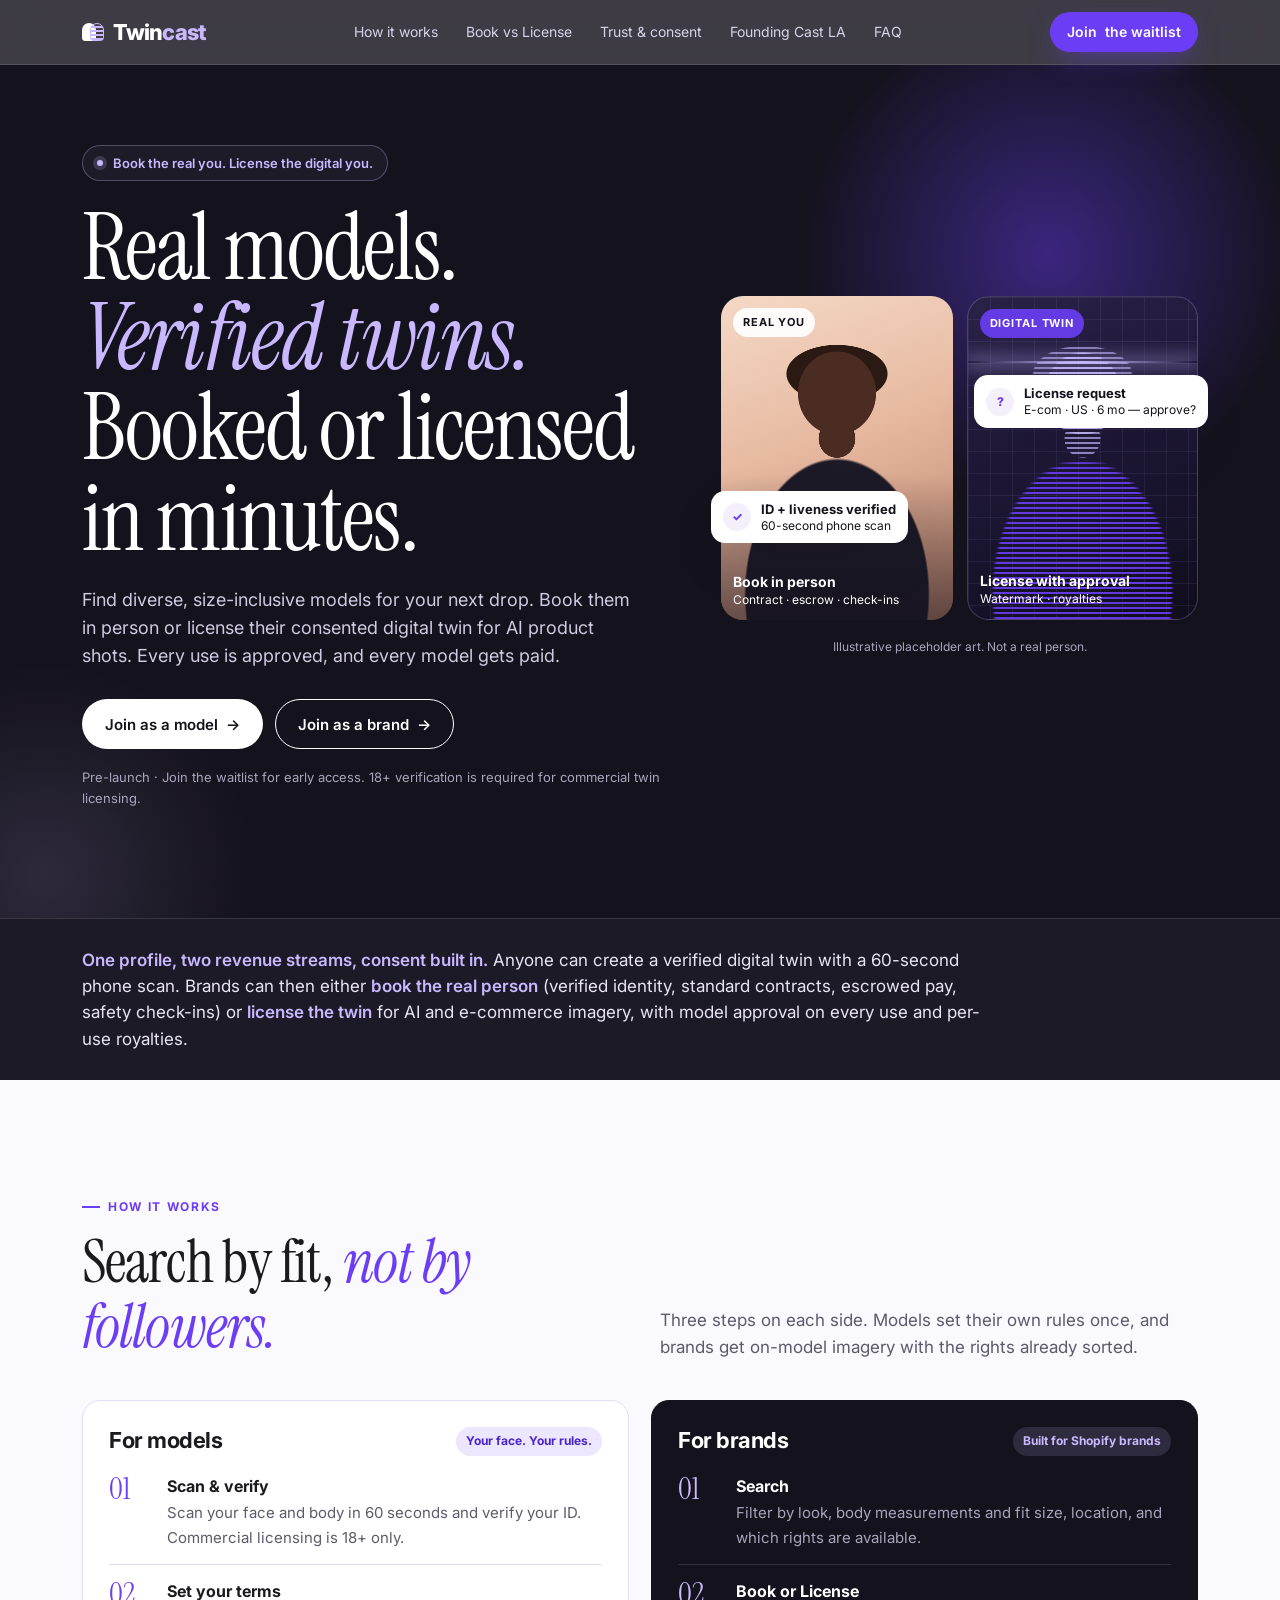
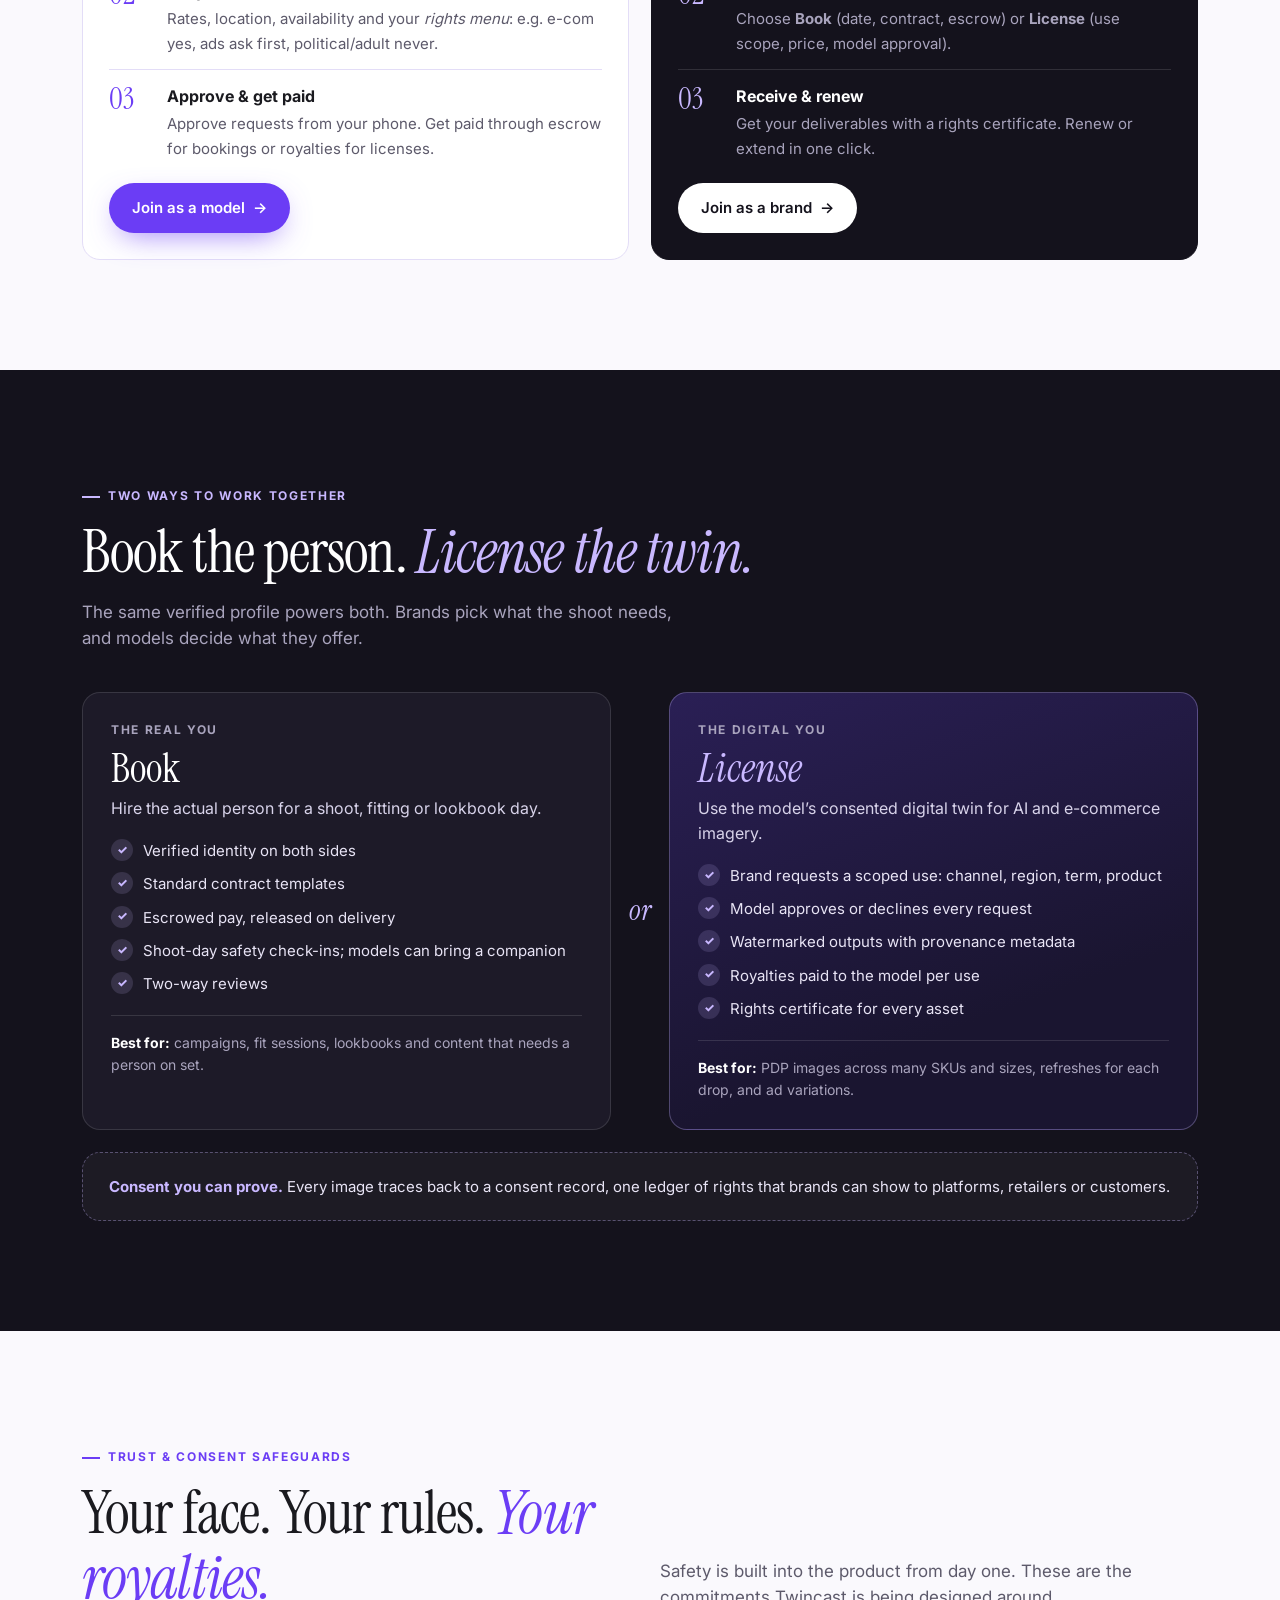
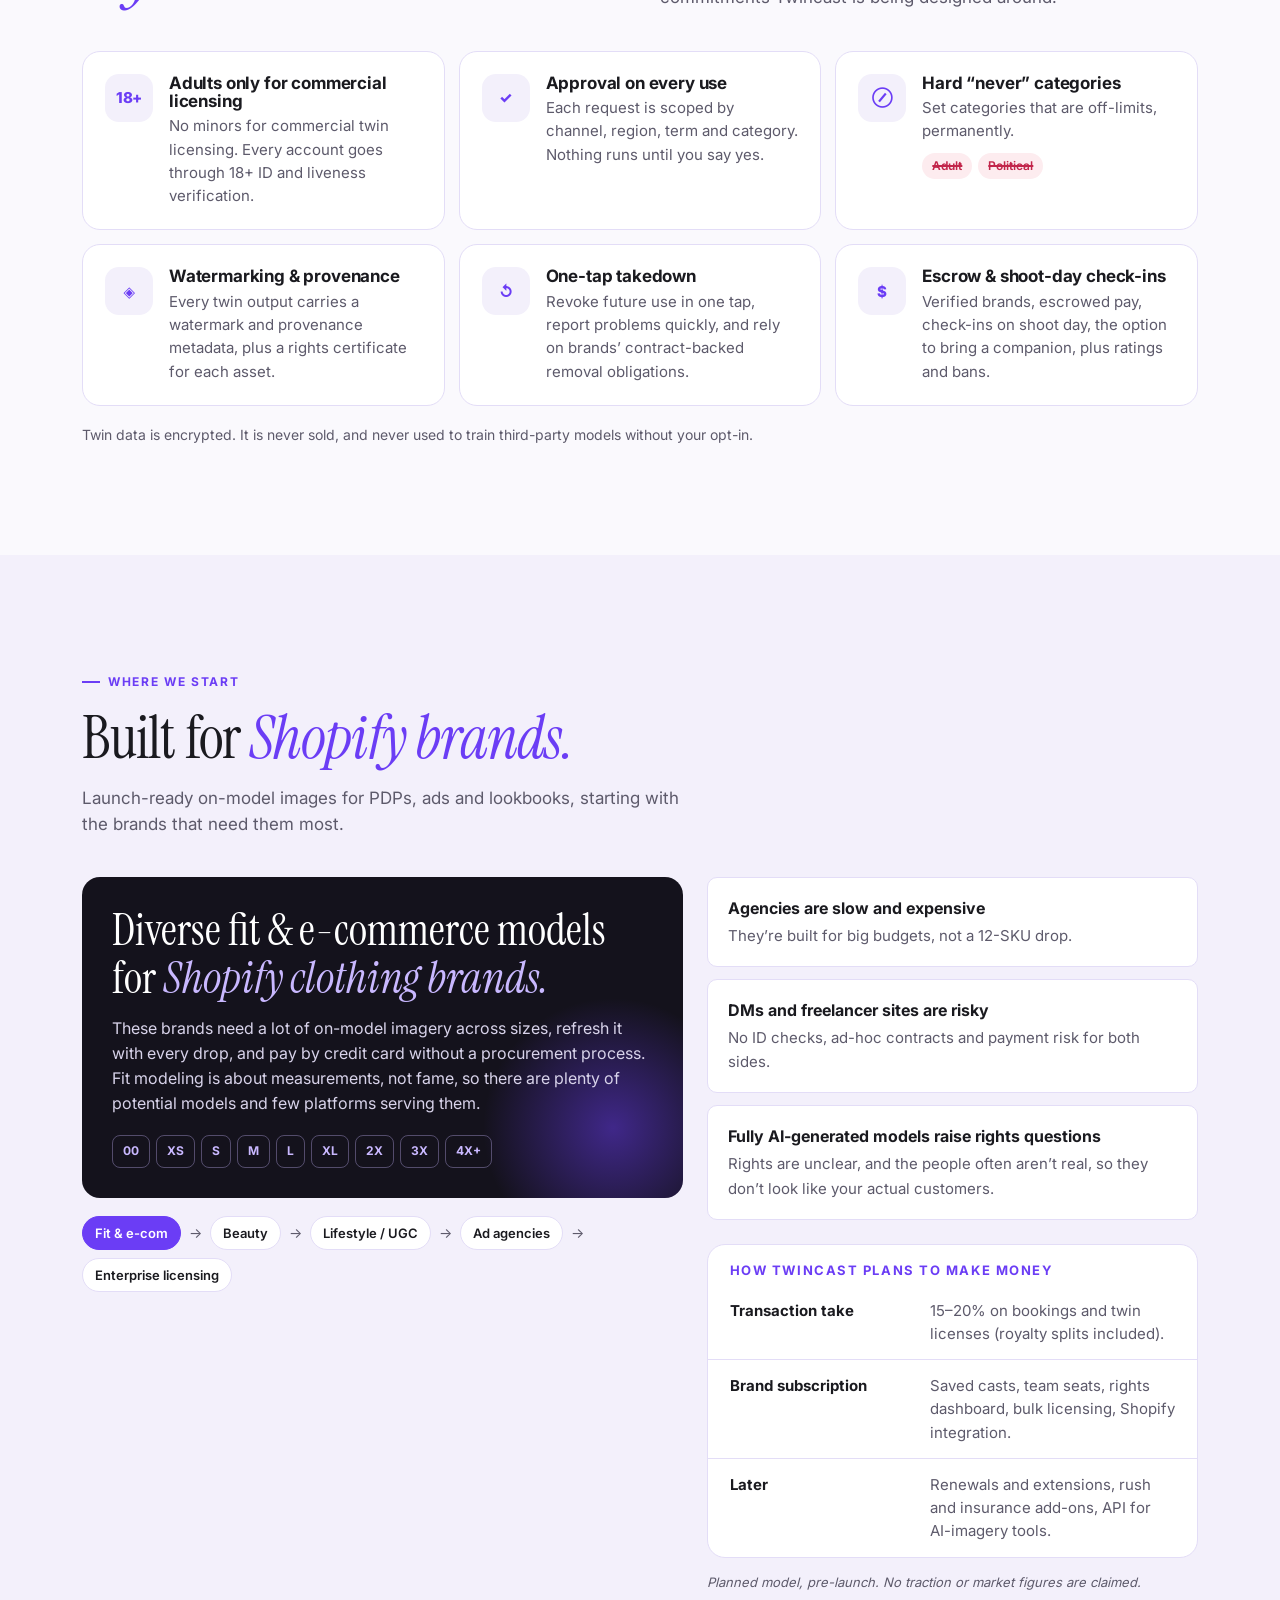
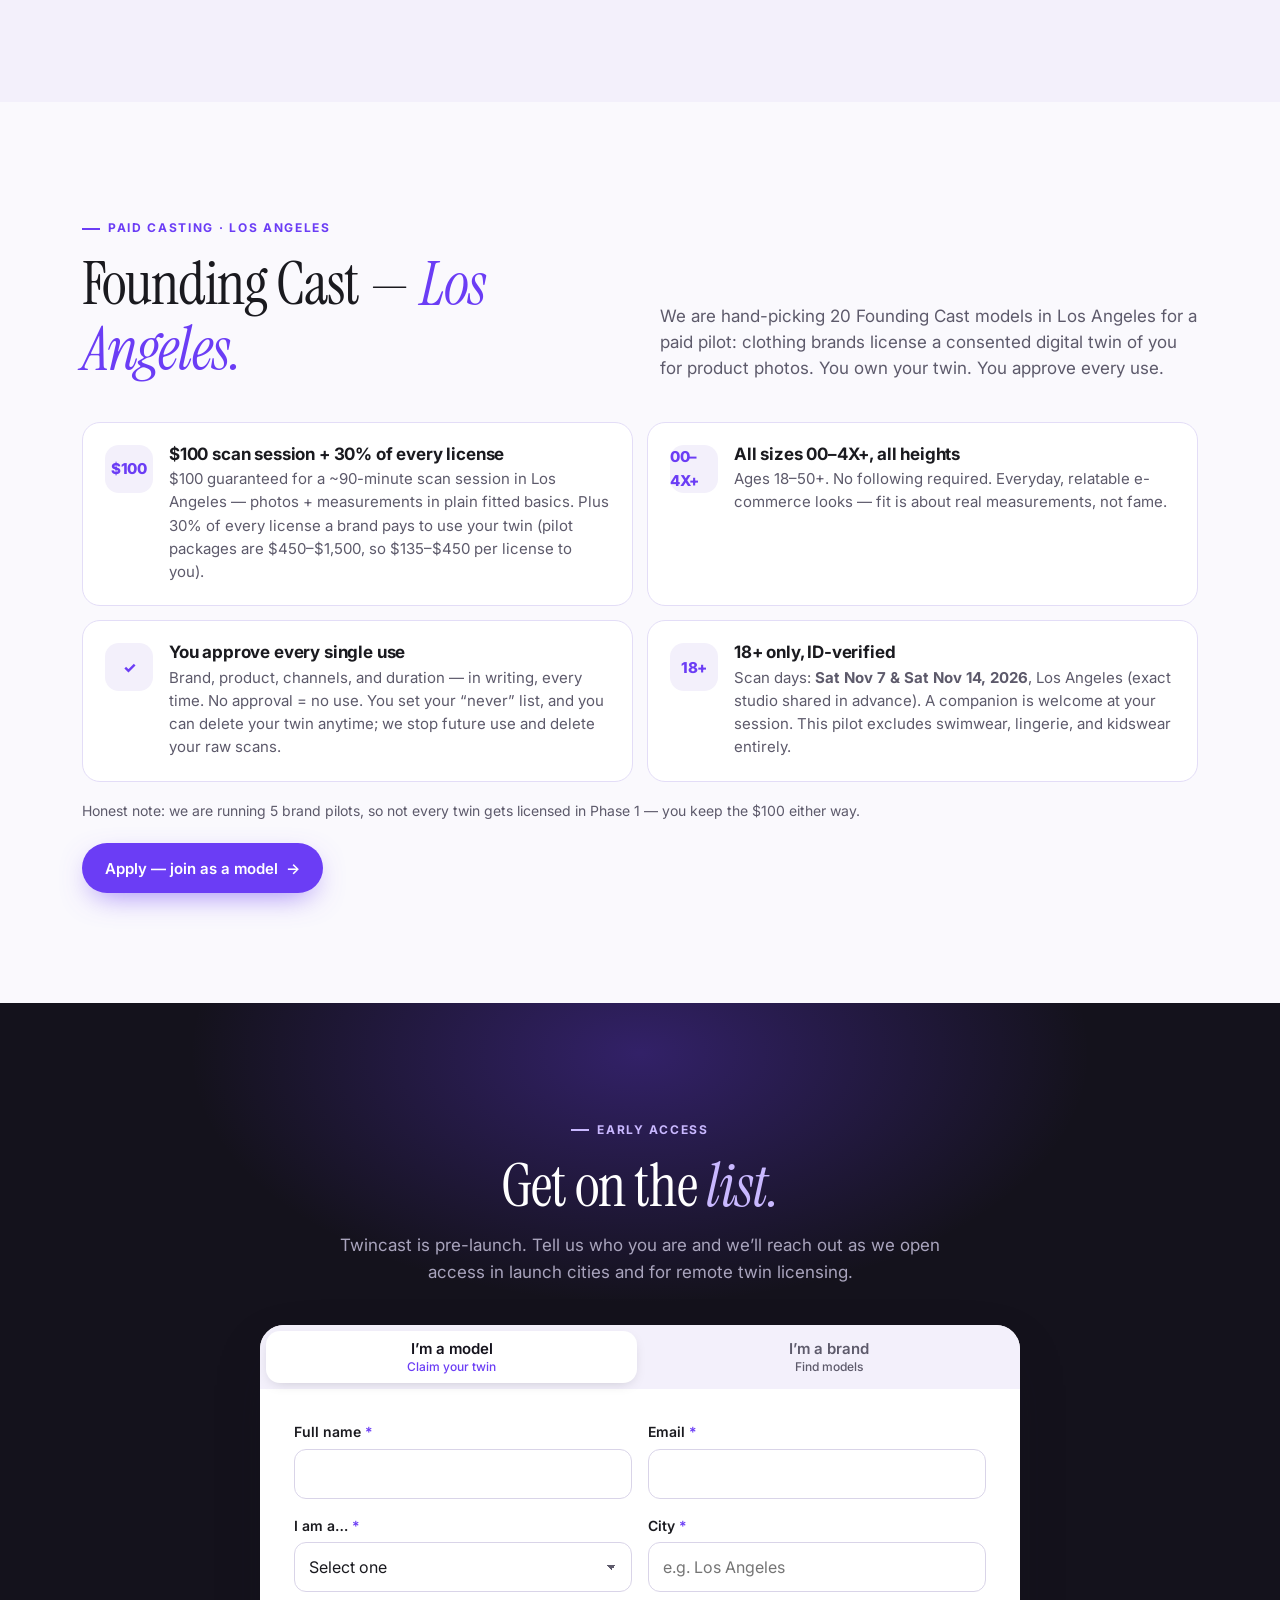
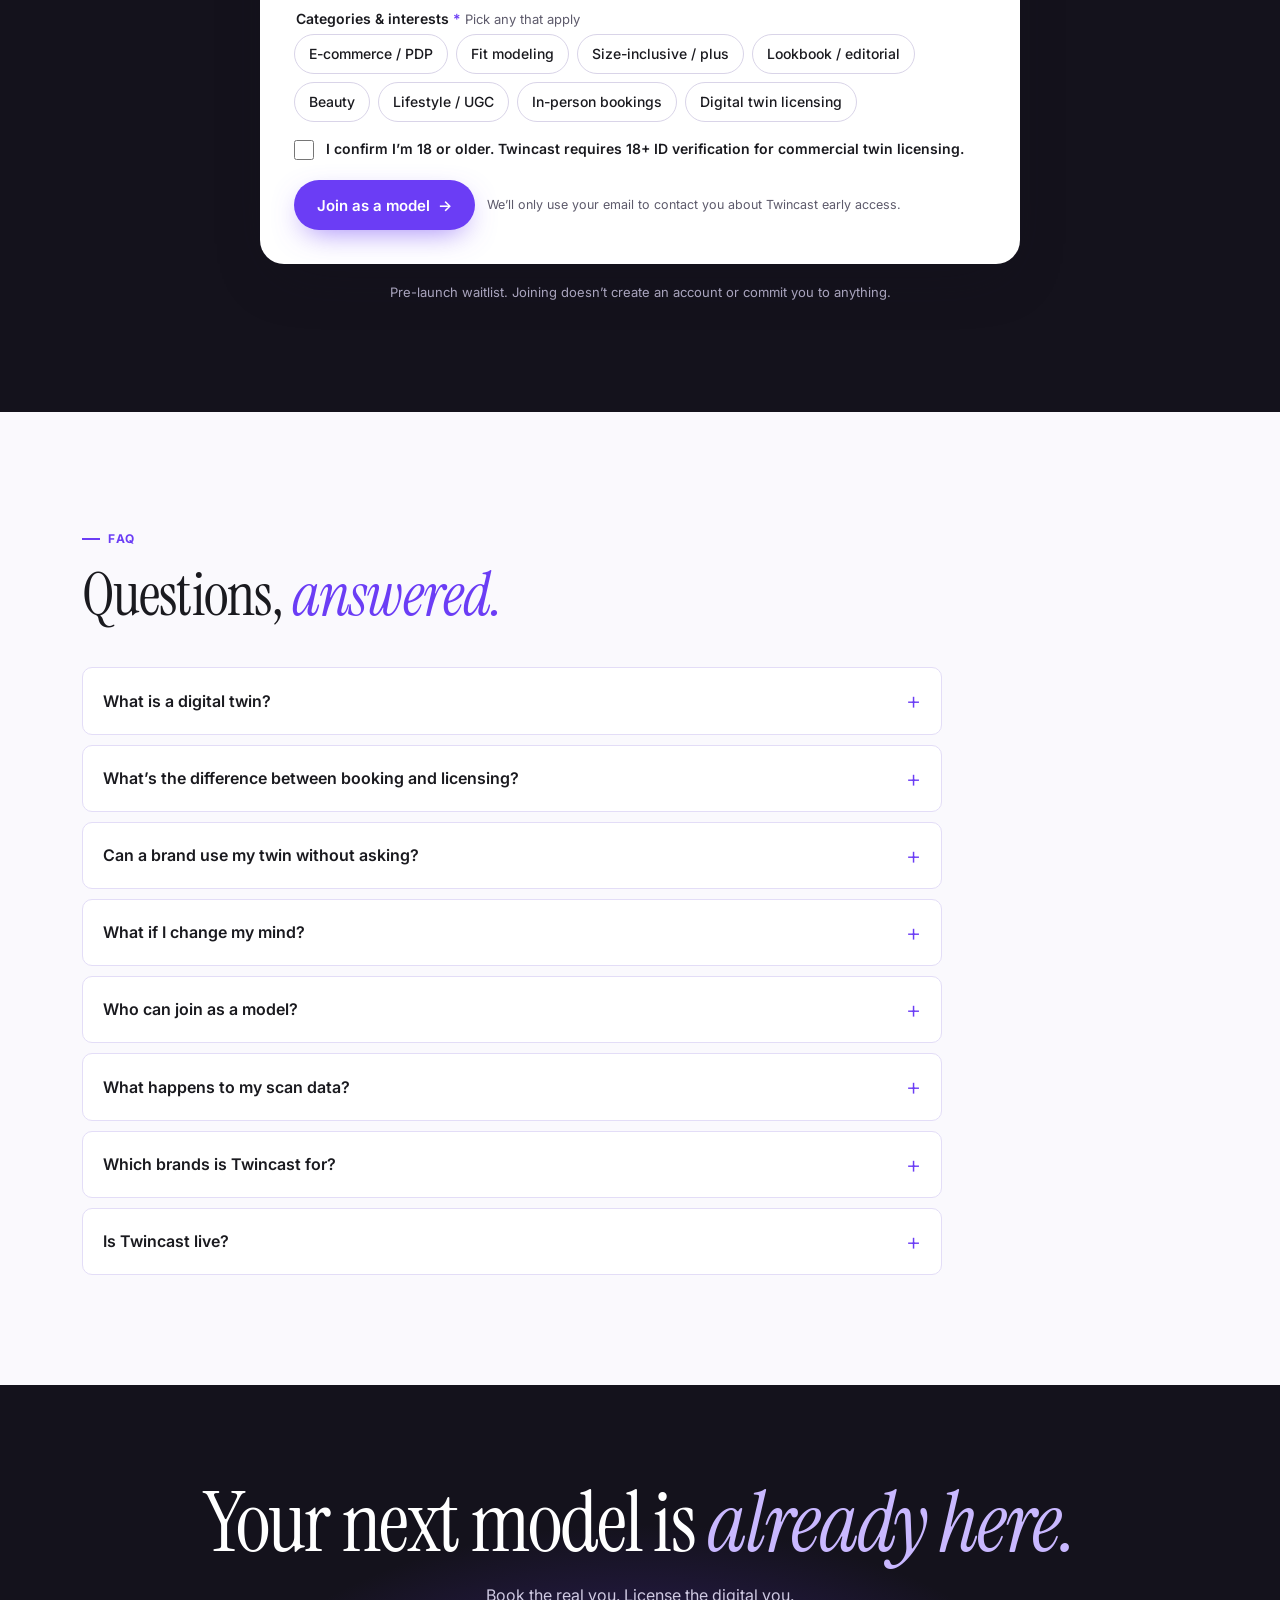
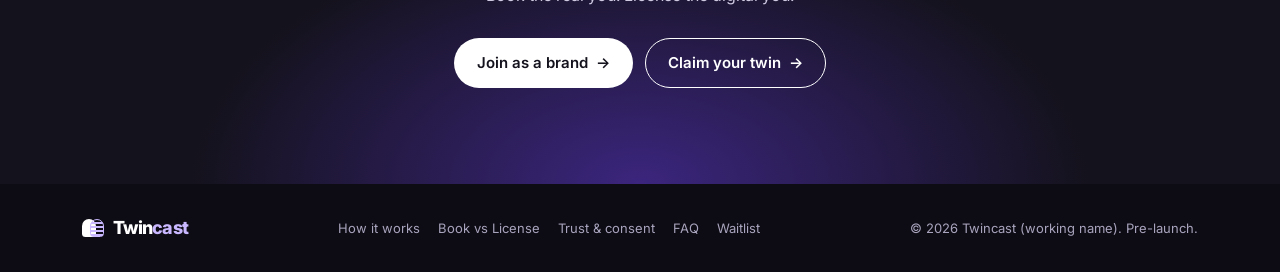
<file: index.html>
<!DOCTYPE html>
<html lang="en">
<head>
  <meta charset="utf-8">
  <meta name="viewport" content="width=device-width, initial-scale=1, viewport-fit=cover">
  <title>Twincast — Book the real you. License the digital you.</title>
  <meta name="description" content="Twincast is the verified marketplace for human models and their consented digital twins. Book the real person or license their digital twin — every use approved, every model paid. Join the waitlist.">
  <meta name="theme-color" content="#14121c">
  <meta property="og:title" content="Twincast — Book the real you. License the digital you.">
  <meta property="og:description" content="Real models. Verified twins. Booked or licensed in minutes. Join the waitlist.">
  <meta property="og:type" content="website">
  <link rel="icon" href="data:image/svg+xml,%3Csvg xmlns='http://www.w3.org/2000/svg' viewBox='0 0 32 32'%3E%3Crect width='32' height='32' rx='8' fill='%2314121c'/%3E%3Crect x='6' y='7' width='11' height='17' rx='5' fill='%23fff'/%3E%3Crect x='14' y='7' width='11' height='17' rx='5' fill='none' stroke='%23c9b8ff' stroke-width='2'/%3E%3C/svg%3E">
  <link rel="stylesheet" href="styles.css">
  <script>document.documentElement.classList.add('js');</script>
</head>
<body>
<a class="skip" href="#main">Skip to content</a>

<header class="site-header">
  <div class="wrap">
    <a class="logo" href="#top" aria-label="Twincast home"><span class="logo-mark" aria-hidden="true"></span><span class="wm">Twin<span>cast</span></span></a>
    <nav class="nav" aria-label="Primary">
      <a href="#how">How it works</a>
      <a href="#book-license">Book vs License</a>
      <a href="#trust">Trust &amp; consent</a>
      <a href="#casting">Founding Cast LA</a>
      <a href="#faq">FAQ</a>
    </nav>
    <a class="btn btn-primary header-cta" href="#join" data-join="model">Join<span class="hide-sm"> the waitlist</span></a>
  </div>
</header>

<main id="main">

  <!-- ============ HERO ============ -->
  <section class="hero" id="top" aria-labelledby="hero-title">
    <div class="wrap">
      <div>
        <p class="tagline"><span class="dot" aria-hidden="true"></span>Book the real you. License the digital you.</p>
        <h1 id="hero-title"><span class="line">Real models.</span><span class="line"><em>Verified twins.</em></span><span class="line">Booked or licensed in minutes.</span></h1>
        <p class="sub">Find diverse, size-inclusive models for your next drop. Book them in person or license their consented digital twin for AI product shots. Every use is approved, and every model gets paid.</p>
        <div class="hero-ctas">
          <a class="btn btn-light" href="#join" data-join="model">Join as a model <span class="arrow" aria-hidden="true">→</span></a>
          <a class="btn btn-ghost" href="#join" data-join="brand">Join as a brand <span class="arrow" aria-hidden="true">→</span></a>
        </div>
        <p class="hero-note">Pre-launch · Join the waitlist for early access. 18+ verification is required for commercial twin licensing.</p>
      </div>

      <div class="twin-stage" role="img" aria-label="Illustration: a real model's portrait beside their verified digital twin, shown as a violet scan. Badges read 'ID + liveness verified' and 'License request: approve or decline'.">
        <div class="portrait real">
          <div class="fig"></div>
          <span class="chip">Real you</span>
          <p class="cap"><b>Book in person</b>Contract · escrow · check-ins</p>
        </div>
        <div class="portrait twin">
          <div class="fig"></div>
          <div class="scan"></div>
          <span class="chip">Digital twin</span>
          <p class="cap"><b>License with approval</b>Watermark · royalties</p>
        </div>
        <div class="badge-float badge-1" aria-hidden="true"><span class="ic">✓</span><span><b>ID + liveness verified</b>60-second phone scan</span></div>
        <div class="badge-float badge-2" aria-hidden="true"><span class="ic">?</span><span><b>License request</b>E-com · US · 6 mo — approve?</span></div>
        <p class="stage-caption" aria-hidden="true">Illustrative placeholder art. Not a real person.</p>
      </div>
    </div>
  </section>

  <!-- ============ THESIS STRIP ============ -->
  <div class="thesis">
    <div class="wrap">
      <p><b>One profile, two revenue streams, consent built in.</b> Anyone can create a verified digital twin with a 60-second phone scan. Brands can then either <b>book the real person</b> (verified identity, standard contracts, escrowed pay, safety check-ins) or <b>license the twin</b> for AI and e-commerce imagery, with model approval on every use and per-use royalties.</p>
    </div>
  </div>

  <!-- ============ HOW IT WORKS ============ -->
  <section id="how" aria-labelledby="how-title">
    <div class="wrap">
      <div class="section-head split reveal">
        <div>
          <span class="eyebrow">How it works</span>
          <h2 class="section-title" id="how-title">Search by fit, <em>not by followers.</em></h2>
        </div>
        <p class="lede">Three steps on each side. Models set their own rules once, and brands get on-model imagery with the rights already sorted.</p>
      </div>

      <div class="how-grid">
        <article class="track reveal" aria-labelledby="t-models">
          <div class="track-head"><h3 id="t-models">For models</h3><span class="pill">Your face. Your rules.</span></div>
          <ol class="steps">
            <li><div><b>Scan &amp; verify</b><span>Scan your face and body in 60 seconds and verify your ID. Commercial licensing is 18+ only.</span></div></li>
            <li><div><b>Set your terms</b><span>Rates, location, availability and your <em>rights menu</em>: e.g. e-com yes, ads ask first, political/adult never.</span></div></li>
            <li><div><b>Approve &amp; get paid</b><span>Approve requests from your phone. Get paid through escrow for bookings or royalties for licenses.</span></div></li>
          </ol>
          <a class="btn btn-primary track-cta" href="#join" data-join="model">Join as a model <span class="arrow" aria-hidden="true">→</span></a>
        </article>

        <article class="track brand reveal" aria-labelledby="t-brands">
          <div class="track-head"><h3 id="t-brands">For brands</h3><span class="pill">Built for Shopify brands</span></div>
          <ol class="steps">
            <li><div><b>Search</b><span>Filter by look, body measurements and fit size, location, and which rights are available.</span></div></li>
            <li><div><b>Book or License</b><span>Choose <strong>Book</strong> (date, contract, escrow) or <strong>License</strong> (use scope, price, model approval).</span></div></li>
            <li><div><b>Receive &amp; renew</b><span>Get your deliverables with a rights certificate. Renew or extend in one click.</span></div></li>
          </ol>
          <a class="btn btn-light track-cta" href="#join" data-join="brand">Join as a brand <span class="arrow" aria-hidden="true">→</span></a>
        </article>
      </div>
    </div>
  </section>

  <!-- ============ BOOK VS LICENSE ============ -->
  <section class="dark" id="book-license" aria-labelledby="bl-title">
    <div class="wrap">
      <div class="section-head reveal">
        <span class="eyebrow">Two ways to work together</span>
        <h2 class="section-title" id="bl-title">Book the person. <em>License the twin.</em></h2>
        <p class="lede">The same verified profile powers both. Brands pick what the shoot needs, and models decide what they offer.</p>
      </div>

      <div class="bl-grid">
        <article class="bl-card reveal" aria-labelledby="book-h">
          <p class="kicker">The real you</p>
          <h3 id="book-h">Book</h3>
          <p class="what">Hire the actual person for a shoot, fitting or lookbook day.</p>
          <ul>
            <li>Verified identity on both sides</li>
            <li>Standard contract templates</li>
            <li>Escrowed pay, released on delivery</li>
            <li>Shoot-day safety check-ins; models can bring a companion</li>
            <li>Two-way reviews</li>
          </ul>
          <p class="best"><b>Best for:</b> campaigns, fit sessions, lookbooks and content that needs a person on set.</p>
        </article>

        <div class="bl-vs" aria-hidden="true">or</div>

        <article class="bl-card license reveal" aria-labelledby="lic-h">
          <p class="kicker">The digital you</p>
          <h3 id="lic-h"><em>License</em></h3>
          <p class="what">Use the model’s consented digital twin for AI and e-commerce imagery.</p>
          <ul>
            <li>Brand requests a scoped use: channel, region, term, product</li>
            <li>Model approves or declines every request</li>
            <li>Watermarked outputs with provenance metadata</li>
            <li>Royalties paid to the model per use</li>
            <li>Rights certificate for every asset</li>
          </ul>
          <p class="best"><b>Best for:</b> PDP images across many SKUs and sizes, refreshes for each drop, and ad variations.</p>
        </article>
      </div>

      <p class="ledger reveal"><b>Consent you can prove.</b> Every image traces back to a consent record, one ledger of rights that brands can show to platforms, retailers or customers.</p>
    </div>
  </section>

  <!-- ============ TRUST & CONSENT ============ -->
  <section id="trust" aria-labelledby="trust-title">
    <div class="wrap">
      <div class="section-head split reveal">
        <div>
          <span class="eyebrow">Trust &amp; consent safeguards</span>
          <h2 class="section-title" id="trust-title">Your face. Your rules. <em>Your royalties.</em></h2>
        </div>
        <p class="lede">Safety is built into the product from day one. These are the commitments Twincast is being designed around.</p>
      </div>

      <div class="trust-grid">
        <article class="trust-card reveal">
          <div class="trust-ic" aria-hidden="true">18+</div>
          <div><h3>Adults only for commercial licensing</h3><p>No minors for commercial twin licensing. Every account goes through 18+ ID and liveness verification.</p></div>
        </article>
        <article class="trust-card reveal">
          <div class="trust-ic" aria-hidden="true">✓</div>
          <div><h3>Approval on every use</h3><p>Each request is scoped by channel, region, term and category. Nothing runs until you say yes.</p></div>
        </article>
        <article class="trust-card reveal">
          <div class="trust-ic" aria-hidden="true">⊘</div>
          <div><h3>Hard “never” categories</h3><p>Set categories that are off-limits, permanently.</p>
            <div class="never-row" aria-label="Example never categories"><span class="never">Adult</span><span class="never">Political</span></div></div>
        </article>
        <article class="trust-card reveal">
          <div class="trust-ic" aria-hidden="true">◈</div>
          <div><h3>Watermarking &amp; provenance</h3><p>Every twin output carries a watermark and provenance metadata, plus a rights certificate for each asset.</p></div>
        </article>
        <article class="trust-card reveal">
          <div class="trust-ic" aria-hidden="true">↺</div>
          <div><h3>One-tap takedown</h3><p>Revoke future use in one tap, report problems quickly, and rely on brands’ contract-backed removal obligations.</p></div>
        </article>
        <article class="trust-card reveal">
          <div class="trust-ic" aria-hidden="true">$</div>
          <div><h3>Escrow &amp; shoot-day check-ins</h3><p>Verified brands, escrowed pay, check-ins on shoot day, the option to bring a companion, plus ratings and bans.</p></div>
        </article>
      </div>
      <p class="trust-foot reveal">Twin data is encrypted. It is never sold, and never used to train third-party models without your opt-in.</p>
    </div>
  </section>

  <!-- ============ WEDGE / BUSINESS SNAPSHOT ============ -->
  <section class="tint" id="wedge" aria-labelledby="wedge-title">
    <div class="wrap">
      <div class="section-head reveal">
        <span class="eyebrow">Where we start</span>
        <h2 class="section-title" id="wedge-title">Built for <em>Shopify brands.</em></h2>
        <p class="lede">Launch-ready on-model images for PDPs, ads and lookbooks, starting with the brands that need them most.</p>
      </div>

      <div class="wedge-grid">
        <div>
          <div class="wedge-hero reveal">
            <h3>Diverse fit &amp; e-commerce models for <em>Shopify clothing brands.</em></h3>
            <p>These brands need a lot of on-model imagery across sizes, refresh it with every drop, and pay by credit card without a procurement process. Fit modeling is about measurements, not fame, so there are plenty of potential models and few platforms serving them.</p>
            <div class="sizes" aria-label="Size-inclusive range from 00 to 4X and up"><span>00</span><span>XS</span><span>S</span><span>M</span><span>L</span><span>XL</span><span>2X</span><span>3X</span><span>4X+</span></div>
          </div>
          <div class="expand reveal" aria-label="Expansion path">
            <span class="step now">Fit &amp; e-com</span><span aria-hidden="true">→</span><span class="step">Beauty</span><span aria-hidden="true">→</span><span class="step">Lifestyle / UGC</span><span aria-hidden="true">→</span><span class="step">Ad agencies</span><span aria-hidden="true">→</span><span class="step">Enterprise licensing</span>
          </div>
        </div>

        <div>
          <div class="why-list">
            <div class="why-item reveal"><b>Agencies are slow and expensive</b><span>They’re built for big budgets, not a 12-SKU drop.</span></div>
            <div class="why-item reveal"><b>DMs and freelancer sites are risky</b><span>No ID checks, ad-hoc contracts and payment risk for both sides.</span></div>
            <div class="why-item reveal"><b>Fully AI-generated models raise rights questions</b><span>Rights are unclear, and the people often aren’t real, so they don’t look like your actual customers.</span></div>
          </div>
          <div class="model-table reveal">
            <h3>How Twincast plans to make money</h3>
            <div class="model-row"><b>Transaction take</b><span>15–20% on bookings and twin licenses (royalty splits included).</span></div>
            <div class="model-row"><b>Brand subscription</b><span>Saved casts, team seats, rights dashboard, bulk licensing, Shopify integration.</span></div>
            <div class="model-row"><b>Later</b><span>Renewals and extensions, rush and insurance add-ons, API for AI-imagery tools.</span></div>
          </div>
          <p class="disclaimer">Planned model, pre-launch. No traction or market figures are claimed.</p>
        </div>
      </div>
    </div>
  </section>

  <!-- ============ FOUNDING CAST — LOS ANGELES ============ -->
  <section id="casting" aria-labelledby="casting-title">
    <div class="wrap">
      <div class="section-head split reveal">
        <div>
          <span class="eyebrow">Paid casting · Los Angeles</span>
          <h2 class="section-title" id="casting-title">Founding Cast — <em>Los Angeles.</em></h2>
        </div>
        <p class="lede">We are hand-picking 20 Founding Cast models in Los Angeles for a paid pilot: clothing brands license a consented digital twin of you for product photos. You own your twin. You approve every use.</p>
      </div>
      <div class="cast-grid">
        <article class="trust-card reveal"><div class="trust-ic" aria-hidden="true">$100</div><div><h3>$100 scan session + 30% of every license</h3><p>$100 guaranteed for a ~90-minute scan session in Los Angeles — photos + measurements in plain fitted basics. Plus 30% of every license a brand pays to use your twin (pilot packages are $450–$1,500, so $135–$450 per license to you).</p></div></article>
        <article class="trust-card reveal"><div class="trust-ic" aria-hidden="true">00–4X+</div><div><h3>All sizes 00–4X+, all heights</h3><p>Ages 18–50+. No following required. Everyday, relatable e-commerce looks — fit is about real measurements, not fame.</p></div></article>
        <article class="trust-card reveal"><div class="trust-ic" aria-hidden="true">✓</div><div><h3>You approve every single use</h3><p>Brand, product, channels, and duration — in writing, every time. No approval = no use. You set your “never” list, and you can delete your twin anytime; we stop future use and delete your raw scans.</p></div></article>
        <article class="trust-card reveal"><div class="trust-ic" aria-hidden="true">18+</div><div><h3>18+ only, ID-verified</h3><p>Scan days: <b>Sat Nov 7 &amp; Sat Nov 14, 2026</b>, Los Angeles (exact studio shared in advance). A companion is welcome at your session. This pilot excludes swimwear, lingerie, and kidswear entirely.</p></div></article>
      </div>
      <p class="trust-foot reveal">Honest note: we are running 5 brand pilots, so not every twin gets licensed in Phase 1 — you keep the $100 either way.</p>
      <div class="reveal" style="margin-top:22px"><a class="btn btn-primary" href="#join" data-join="model">Apply — join as a model <span class="arrow" aria-hidden="true">→</span></a></div>
    </div>
  </section>

  <!-- ============ WAITLIST ============ -->
  <section class="waitlist dark" id="join" aria-labelledby="join-title">
    <div class="wrap">
      <div class="section-head reveal" style="text-align:center">
        <span class="eyebrow">Early access</span>
        <h2 class="section-title" id="join-title">Get on the <em>list.</em></h2>
        <p class="lede" style="margin-left:auto;margin-right:auto">Twincast is pre-launch. Tell us who you are and we’ll reach out as we open access in launch cities and for remote twin licensing.</p>
      </div>

      <div class="wl-shell">
        <div class="tabs" role="tablist" aria-label="Choose waitlist type">
          <button class="tab" role="tab" id="tab-model" aria-controls="panel-model" aria-selected="true">I’m a model<small>Claim your twin</small></button>
          <button class="tab" role="tab" id="tab-brand" aria-controls="panel-brand" aria-selected="false" tabindex="-1">I’m a brand<small>Find models</small></button>
        </div>

        <!-- MODEL FORM -->
        <div class="panel" role="tabpanel" id="panel-model" aria-labelledby="tab-model">
          <form class="wl-form" data-type="model" novalidate>
            <div class="form-grid two">
              <div class="field">
                <label for="m-name">Full name <span class="req" aria-hidden="true">*</span></label>
                <input type="text" id="m-name" name="name" autocomplete="name" required aria-describedby="m-name-err">
                <p class="error" id="m-name-err" aria-live="polite"></p>
              </div>
              <div class="field">
                <label for="m-email">Email <span class="req" aria-hidden="true">*</span></label>
                <input type="email" id="m-email" name="email" autocomplete="email" inputmode="email" required aria-describedby="m-email-err">
                <p class="error" id="m-email-err" aria-live="polite"></p>
              </div>
              <div class="field">
                <label for="m-role">I am a… <span class="req" aria-hidden="true">*</span></label>
                <select id="m-role" name="role" required aria-describedby="m-role-err">
                  <option value="">Select one</option>
                  <option>New to modeling</option>
                  <option>Freelance / independent model</option>
                  <option>Agency-represented model</option>
                  <option>Fit model</option>
                  <option>Creator / influencer</option>
                  <option>Actor / performer</option>
                </select>
                <p class="error" id="m-role-err" aria-live="polite"></p>
              </div>
              <div class="field">
                <label for="m-city">City <span class="req" aria-hidden="true">*</span></label>
                <input type="text" id="m-city" name="city" autocomplete="address-level2" required placeholder="e.g. Los Angeles" aria-describedby="m-city-err">
                <p class="error" id="m-city-err" aria-live="polite"></p>
              </div>
              <fieldset class="field full" id="m-cats" aria-describedby="m-cats-err">
                <legend>Categories &amp; interests <span class="req" aria-hidden="true">*</span> <span class="hint">Pick any that apply</span></legend>
                <div class="checks">
                  <label class="check"><input type="checkbox" name="interests" value="E-commerce / PDP"><span>E-commerce / PDP</span></label>
                  <label class="check"><input type="checkbox" name="interests" value="Fit modeling"><span>Fit modeling</span></label>
                  <label class="check"><input type="checkbox" name="interests" value="Size-inclusive / plus"><span>Size-inclusive / plus</span></label>
                  <label class="check"><input type="checkbox" name="interests" value="Lookbook / editorial"><span>Lookbook / editorial</span></label>
                  <label class="check"><input type="checkbox" name="interests" value="Beauty"><span>Beauty</span></label>
                  <label class="check"><input type="checkbox" name="interests" value="Lifestyle / UGC"><span>Lifestyle / UGC</span></label>
                  <label class="check"><input type="checkbox" name="interests" value="In-person bookings"><span>In-person bookings</span></label>
                  <label class="check"><input type="checkbox" name="interests" value="Digital twin licensing"><span>Digital twin licensing</span></label>
                </div>
                <p class="error" id="m-cats-err" aria-live="polite"></p>
              </fieldset>
              <div class="field full">
                <label class="agree" for="m-age"><input type="checkbox" id="m-age" name="age18" required aria-describedby="m-age-err"><span>I confirm I’m 18 or older. Twincast requires 18+ ID verification for commercial twin licensing.</span></label>
                <p class="error" id="m-age-err" aria-live="polite"></p>
              </div>
            </div>
            <div class="submit-row" style="margin-top:20px">
              <button class="btn btn-primary" type="submit">Join as a model <span class="arrow" aria-hidden="true">→</span></button>
              <p class="fine">We’ll only use your email to contact you about Twincast early access.</p>
            </div>
            <p class="form-status" role="alert"></p>
          </form>
        </div>

        <!-- BRAND FORM -->
        <div class="panel" role="tabpanel" id="panel-brand" aria-labelledby="tab-brand" hidden>
          <form class="wl-form" data-type="brand" novalidate>
            <div class="form-grid two">
              <div class="field">
                <label for="b-name">Full name <span class="req" aria-hidden="true">*</span></label>
                <input type="text" id="b-name" name="name" autocomplete="name" required aria-describedby="b-name-err">
                <p class="error" id="b-name-err" aria-live="polite"></p>
              </div>
              <div class="field">
                <label for="b-email">Work email <span class="req" aria-hidden="true">*</span></label>
                <input type="email" id="b-email" name="email" autocomplete="email" inputmode="email" required aria-describedby="b-email-err">
                <p class="error" id="b-email-err" aria-live="polite"></p>
              </div>
              <div class="field">
                <label for="b-company">Company / brand <span class="req" aria-hidden="true">*</span></label>
                <input type="text" id="b-company" name="company" autocomplete="organization" required aria-describedby="b-company-err">
                <p class="error" id="b-company-err" aria-live="polite"></p>
              </div>
              <div class="field">
                <label for="b-role">Your role <span class="req" aria-hidden="true">*</span></label>
                <select id="b-role" name="role" required aria-describedby="b-role-err">
                  <option value="">Select one</option>
                  <option>Founder / owner</option>
                  <option>Marketing / growth</option>
                  <option>Creative / art director</option>
                  <option>E-commerce manager</option>
                  <option>Photographer / studio</option>
                  <option>Agency</option>
                  <option>Other</option>
                </select>
                <p class="error" id="b-role-err" aria-live="polite"></p>
              </div>
              <div class="field full">
                <label for="b-city">City <span class="req" aria-hidden="true">*</span></label>
                <input type="text" id="b-city" name="city" autocomplete="address-level2" required placeholder="Where you shoot, or HQ" aria-describedby="b-city-err">
                <p class="error" id="b-city-err" aria-live="polite"></p>
              </div>
              <fieldset class="field full" id="b-shoots" aria-describedby="b-shoots-err">
                <legend>What do you shoot? <span class="req" aria-hidden="true">*</span> <span class="hint">Pick any that apply</span></legend>
                <div class="checks">
                  <label class="check"><input type="checkbox" name="shoots" value="On-model PDP images"><span>On-model PDP images</span></label>
                  <label class="check"><input type="checkbox" name="shoots" value="Lookbooks / campaigns"><span>Lookbooks / campaigns</span></label>
                  <label class="check"><input type="checkbox" name="shoots" value="Paid social / ads"><span>Paid social / ads</span></label>
                  <label class="check"><input type="checkbox" name="shoots" value="Fit sessions"><span>Fit sessions</span></label>
                  <label class="check"><input type="checkbox" name="shoots" value="Beauty"><span>Beauty</span></label>
                  <label class="check"><input type="checkbox" name="shoots" value="UGC / lifestyle"><span>UGC / lifestyle</span></label>
                  <label class="check"><input type="checkbox" name="shoots" value="AI product imagery"><span>AI product imagery</span></label>
                </div>
                <p class="error" id="b-shoots-err" aria-live="polite"></p>
              </fieldset>
              <div class="field full">
                <label for="b-notes">Anything else? <span class="hint">(optional) Sizes you carry, drops per year, store URL</span></label>
                <textarea id="b-notes" name="notes" maxlength="600"></textarea>
              </div>
            </div>
            <div class="submit-row" style="margin-top:20px">
              <button class="btn btn-primary" type="submit">Join as a brand <span class="arrow" aria-hidden="true">→</span></button>
              <p class="fine">We’ll only use your email to contact you about Twincast early access.</p>
            </div>
            <p class="form-status" role="alert"></p>
          </form>
        </div>

        <!-- SUCCESS STATE -->
        <div class="success" id="wl-success" hidden tabindex="-1" aria-live="polite">
          <div class="tick" aria-hidden="true">✓</div>
          <h3>You’re on the list.</h3>
          <p id="wl-success-msg">Thanks for joining. We’ll be in touch as Twincast opens early access.</p>
          <div class="actions">
            <button class="btn btn-ghost" type="button" id="wl-again">Add another signup</button>
            <a class="btn btn-primary" href="#trust">Read our safeguards</a>
          </div>
        </div>
      </div>
      <p class="wl-note">Pre-launch waitlist. Joining doesn’t create an account or commit you to anything.</p>
    </div>
  </section>

  <!-- ============ FAQ ============ -->
  <section id="faq" aria-labelledby="faq-title">
    <div class="wrap">
      <div class="section-head reveal">
        <span class="eyebrow">FAQ</span>
        <h2 class="section-title" id="faq-title">Questions, <em>answered.</em></h2>
      </div>
      <div class="faq-list">
        <details class="reveal"><summary>What is a digital twin?</summary><p>A rights-controlled digital version of you, created from a guided 60-second phone scan plus an ID and liveness check. Brands can license it for AI and e-commerce imagery, but only for uses you approve.</p></details>
        <details class="reveal"><summary>What’s the difference between booking and licensing?</summary><p><strong>Book</strong> means a brand hires you in person, with a standard contract, escrowed pay and shoot-day check-ins. <strong>License</strong> means a brand requests a scoped use of your digital twin (channel, region, term, product). You approve or decline it and earn royalties per use.</p></details>
        <details class="reveal"><summary>Can a brand use my twin without asking?</summary><p>No. Every use needs your approval and is scoped by channel, region, term and category. Outputs are watermarked and each asset gets a rights certificate tied to a consent record.</p></details>
        <details class="reveal"><summary>What if I change my mind?</summary><p>You can revoke future use in one tap. Brands sign contracts that require them to remove content, and there’s a fast reporting flow if something looks wrong.</p></details>
        <details class="reveal"><summary>Who can join as a model?</summary><p>Anyone 18 or older can join. Commercial twin licensing requires 18+ ID and liveness verification, and no minors are permitted for commercial licensing. We especially want diverse, size-inclusive models (00–4X+), since fit modeling is about measurements, not follower counts.</p></details>
        <details class="reveal"><summary>What happens to my scan data?</summary><p>Twin data is encrypted. It is never sold, and never used to train third-party models without your opt-in.</p></details>
        <details class="reveal"><summary>Which brands is Twincast for?</summary><p>We’re starting with Shopify and DTC clothing brands that need on-model imagery across sizes for PDPs, ads and lookbooks. Beauty, lifestyle/UGC and agencies come later.</p></details>
        <details class="reveal"><summary>Is Twincast live?</summary><p>Not yet. Twincast is pre-launch, and the first version will be a mobile website. Join the waitlist and we’ll contact you as early access opens.</p></details>
      </div>
    </div>
  </section>

  <!-- ============ FOOTER CTA ============ -->
  <section class="final" aria-labelledby="final-title">
    <div class="wrap">
      <h2 id="final-title">Your next model is <em>already here.</em></h2>
      <p>Book the real you. License the digital you.</p>
      <div class="ctas">
        <a class="btn btn-light" href="#join" data-join="brand">Join as a brand <span class="arrow" aria-hidden="true">→</span></a>
        <a class="btn btn-ghost" href="#join" data-join="model">Claim your twin <span class="arrow" aria-hidden="true">→</span></a>
      </div>
    </div>
  </section>
</main>

<footer class="site-footer">
  <div class="wrap">
    <a class="logo" href="#top" aria-label="Twincast home"><span class="logo-mark" aria-hidden="true"></span><span class="wm">Twin<span>cast</span></span></a>
    <nav aria-label="Footer">
      <a href="#how">How it works</a><a href="#book-license">Book vs License</a><a href="#trust">Trust &amp; consent</a><a href="#faq">FAQ</a><a href="#join" data-join="model">Waitlist</a>
    </nav>
    <p>© <span id="yr">2026</span> Twincast (working name). Pre-launch.</p>
  </div>
</footer>

<script src="app.js"></script>
</body>
</html>
</file>
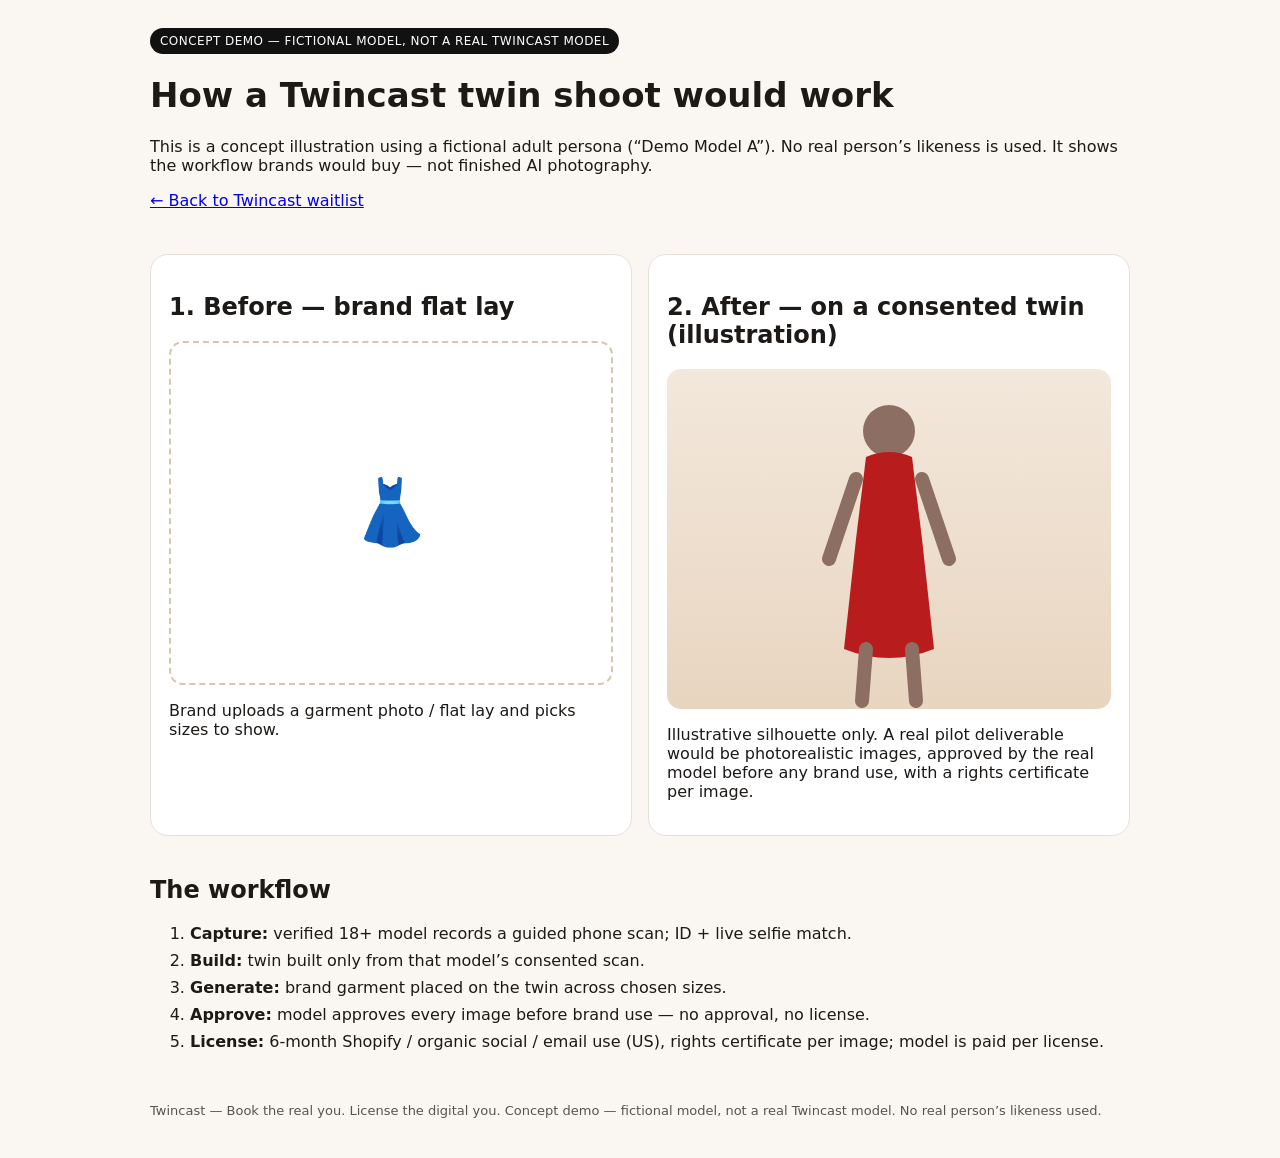
<file: demo/index.html>
<!doctype html><html lang="en"><head><meta charset="utf-8"><meta name="viewport" content="width=device-width,initial-scale=1">
<title>Twincast Concept Demo — Fictional Model</title>
<style>body{font-family:system-ui,-apple-system,Segoe UI,sans-serif;margin:0;background:#faf7f2;color:#1c1917}header{padding:28px 20px;max-width:980px;margin:auto}h1{font-size:34px;line-height:1.1}.badge{display:inline-block;background:#111;color:#fff;padding:6px 10px;border-radius:999px;font-size:12px;letter-spacing:.04em}.grid{display:grid;grid-template-columns:1fr 1fr;gap:16px;max-width:980px;margin:auto;padding:0 20px 20px}@media(max-width:700px){.grid{grid-template-columns:1fr}}.card{background:#fff;border:1px solid #e7e0d6;border-radius:18px;padding:18px}.silhouette{height:340px;border-radius:14px;background:linear-gradient(180deg,#f3e8dc,#e8d5c0);display:flex;align-items:flex-end;justify-content:center;overflow:hidden}.flat{height:340px;border-radius:14px;background:#fff;border:2px dashed #d6c7b2;display:flex;align-items:center;justify-content:center;font-size:64px}.steps{max-width:980px;margin:auto;padding:0 20px 36px}.steps li{margin:8px 0}footer{max-width:980px;margin:auto;padding:0 20px 40px;color:#57534e;font-size:13px}</style></head>
<body><header><span class="badge">CONCEPT DEMO — FICTIONAL MODEL, NOT A REAL TWINCAST MODEL</span><h1>How a Twincast twin shoot would work</h1><p>This is a concept illustration using a fictional adult persona (“Demo Model A”). No real person’s likeness is used. It shows the workflow brands would buy — not finished AI photography.</p><p><a href="../">← Back to Twincast waitlist</a></p></header>
<div class="grid"><section class="card"><h2>1. Before — brand flat lay</h2><div class="flat">👗</div><p>Brand uploads a garment photo / flat lay and picks sizes to show.</p></section>
<section class="card"><h2>2. After — on a consented twin (illustration)</h2><div class="silhouette"><svg width="210" height="320" viewBox="0 0 210 320" role="img" aria-label="Abstract fictional model silhouette wearing a dress"><circle cx="105" cy="42" r="26" fill="#8d6e63"/><path d="M82 68 Q105 58 128 68 L138 150 L150 260 Q105 278 60 260 L72 150 Z" fill="#b91c1c"/><path d="M72 90 L45 170 M138 90 L165 170" stroke="#8d6e63" stroke-width="14" stroke-linecap="round"/><path d="M82 260 L78 312 M128 260 L132 312" stroke="#8d6e63" stroke-width="14" stroke-linecap="round"/></svg></div><p>Illustrative silhouette only. A real pilot deliverable would be photorealistic images, approved by the real model before any brand use, with a rights certificate per image.</p></section></div>
<section class="steps"><h2>The workflow</h2><ol><li><strong>Capture:</strong> verified 18+ model records a guided phone scan; ID + live selfie match.</li><li><strong>Build:</strong> twin built only from that model’s consented scan.</li><li><strong>Generate:</strong> brand garment placed on the twin across chosen sizes.</li><li><strong>Approve:</strong> model approves every image before brand use — no approval, no license.</li><li><strong>License:</strong> 6-month Shopify / organic social / email use (US), rights certificate per image; model is paid per license.</li></ol></section>
<footer>Twincast — Book the real you. License the digital you. Concept demo — fictional model, not a real Twincast model. No real person’s likeness used.</footer></body></html>
</file>
<file: styles.css>
/* ==========================================================================
   Twincast — landing page styles
   Mobile-first. No build step. Fonts are bundled locally in /fonts (SIL OFL).
   ========================================================================== */

@font-face { font-family: "Inter"; src: url("fonts/Inter-Variable.ttf") format("truetype"); font-weight: 100 900; font-display: swap; }
@font-face { font-family: "Instrument Serif"; src: url("fonts/InstrumentSerif-Regular.ttf") format("truetype"); font-weight: 400; font-display: swap; }
@font-face { font-family: "Instrument Serif"; src: url("fonts/InstrumentSerif-Italic.ttf") format("truetype"); font-weight: 400; font-style: italic; font-display: swap; }

:root {
  --ink: #14121c;          /* dark band, from one-pager thesis block */
  --ink-2: #1d1a28;
  --ink-3: #2a2638;
  --paper: #faf9fd;
  --paper-2: #f3f0fb;      /* one-pager .box tint */
  --text: #1a1a1f;
  --muted: #5d5a6b;
  --muted-dark: #a9a4bd;
  --violet: #6b3df5;       /* one-pager accent */
  --violet-2: #4a25c9;
  --lilac: #c9b8ff;        /* one-pager highlight on dark */
  --line: #e3ddf7;
  --line-dark: rgba(255,255,255,.12);
  --ok: #128a5a;
  --err: #c2264b;
  --radius: 18px;
  --radius-sm: 10px;
  --shadow: 0 20px 60px -20px rgba(20,18,28,.35);
  --serif: "Instrument Serif", "Iowan Old Style", "Palatino Linotype", Georgia, serif;
  --sans: "Inter", system-ui, -apple-system, "Segoe UI", Roboto, "Helvetica Neue", Arial, sans-serif;
  --wrap: 1180px;
}

*, *::before, *::after { box-sizing: border-box; }
html { scroll-behavior: smooth; -webkit-text-size-adjust: 100%; }
@media (prefers-reduced-motion: reduce) { html { scroll-behavior: auto; } *, *::before, *::after { animation: none !important; transition: none !important; } }
body { margin: 0; font-family: var(--sans); color: var(--text); background: var(--paper); font-size: 16px; line-height: 1.55; -webkit-font-smoothing: antialiased; }
img { max-width: 100%; display: block; }
a { color: inherit; }
h1, h2, h3 { margin: 0; line-height: 1.08; }
p { margin: 0; }
ul, ol { margin: 0; padding: 0; }

.wrap { width: 100%; max-width: var(--wrap); margin: 0 auto; padding: 0 20px; }
.sr-only { position: absolute; width: 1px; height: 1px; padding: 0; margin: -1px; overflow: hidden; clip: rect(0,0,0,0); white-space: nowrap; border: 0; }
.skip { position: absolute; left: 12px; top: -60px; background: #fff; color: var(--ink); padding: 10px 14px; border-radius: 8px; z-index: 100; font-weight: 600; }
.skip:focus { top: 12px; }
:focus-visible { outline: 3px solid var(--violet); outline-offset: 3px; border-radius: 6px; }

/* ---------- Type helpers ---------- */
.eyebrow { display: inline-flex; align-items: center; gap: 8px; font-size: 12px; font-weight: 700; letter-spacing: .14em; text-transform: uppercase; color: var(--violet); }
.eyebrow::before { content: ""; width: 18px; height: 2px; background: currentColor; }
.dark .eyebrow { color: var(--lilac); }
.display { font-family: var(--serif); font-weight: 400; letter-spacing: -.01em; }
.section-title { font-family: var(--serif); font-weight: 400; font-size: clamp(36px, 7vw, 60px); letter-spacing: -.015em; margin-top: 14px; }
.section-title em { font-style: italic; color: var(--violet); }
.dark .section-title em { color: var(--lilac); }
.lede { color: var(--muted); font-size: 17px; max-width: 620px; margin-top: 14px; }
.dark .lede { color: var(--muted-dark); }

/* ---------- Buttons ---------- */
.btn { display: inline-flex; align-items: center; justify-content: center; gap: 8px; min-height: 50px; padding: 0 22px; border-radius: 999px; font: 600 15px/1 var(--sans); text-decoration: none; cursor: pointer; border: 1.5px solid transparent; transition: transform .15s ease, background .2s ease, box-shadow .2s ease, color .2s; }
.btn:hover { transform: translateY(-1px); }
.btn-primary { background: var(--violet); color: #fff; box-shadow: 0 10px 30px -10px rgba(107,61,245,.7); }
.btn-primary:hover { background: #5a2ee6; }
.btn-light { background: #fff; color: var(--ink); }
.btn-ghost { border-color: currentColor; color: inherit; background: transparent; }
.btn-ghost:hover { background: rgba(255,255,255,.08); }
.btn .arrow { transition: transform .2s; }
.btn:hover .arrow { transform: translateX(3px); }

/* ---------- Header ---------- */
.site-header { position: sticky; top: 0; z-index: 50; background: rgba(20,18,28,.82); backdrop-filter: saturate(160%) blur(14px); -webkit-backdrop-filter: saturate(160%) blur(14px); border-bottom: 1px solid var(--line-dark); color: #fff; }
.site-header .wrap { display: flex; align-items: center; justify-content: space-between; height: 64px; }
.logo { font-weight: 800; font-size: 22px; letter-spacing: -.04em; text-decoration: none; display: inline-flex; align-items: center; gap: 9px; }
.logo .wm span { color: var(--lilac); }
.hide-sm { display: none; }
@media (min-width: 420px) { .hide-sm { display: inline; } }
.logo-mark { width: 22px; height: 22px; position: relative; flex: none; }
.logo-mark::before, .logo-mark::after { content: ""; position: absolute; top: 2px; width: 14px; height: 18px; border-radius: 8px 8px 4px 4px; }
.logo-mark::before { left: 0; background: #fff; }
.logo-mark::after { left: 8px; background: repeating-linear-gradient(0deg, var(--lilac) 0 2px, transparent 2px 4px); border: 1.5px solid var(--lilac); }
.nav { display: none; gap: 28px; font-size: 14px; color: #d8d3ea; }
.nav a { text-decoration: none; }
.nav a:hover { color: #fff; }
.header-cta { min-height: 40px; padding: 0 16px; font-size: 14px; }

/* ---------- Hero ---------- */
.hero { background: var(--ink); color: #fff; position: relative; overflow: hidden; padding: 56px 0 72px; }
.hero::before { content: ""; position: absolute; inset: -20% -10% auto auto; width: 720px; height: 720px; background: radial-gradient(closest-side, rgba(107,61,245,.45), transparent 70%); pointer-events: none; }
.hero::after { content: ""; position: absolute; inset: auto auto -30% -20%; width: 600px; height: 600px; background: radial-gradient(closest-side, rgba(201,184,255,.14), transparent 70%); pointer-events: none; }
.hero .wrap { position: relative; z-index: 1; display: grid; gap: 48px; }
.tagline { display: inline-flex; flex-wrap: wrap; gap: 6px 10px; align-items: center; font-size: 13px; font-weight: 600; color: var(--lilac); border: 1px solid rgba(201,184,255,.3); border-radius: 999px; padding: 7px 14px; background: rgba(201,184,255,.06); }
.tagline .dot { width: 6px; height: 6px; border-radius: 50%; background: var(--lilac); box-shadow: 0 0 0 4px rgba(201,184,255,.18); }
.hero h1 { font-family: var(--serif); font-weight: 400; font-size: clamp(46px, 11vw, 92px); line-height: .98; letter-spacing: -.02em; margin-top: 22px; }
.hero h1 em { font-style: italic; color: var(--lilac); }
.hero h1 .line { display: block; }
.hero .sub { color: #cfc9e2; font-size: 18px; max-width: 560px; margin-top: 22px; }
.hero-ctas { display: flex; flex-direction: column; gap: 12px; margin-top: 30px; }
.hero-note { margin-top: 18px; font-size: 13px; color: var(--muted-dark); }

/* Twin visual — CSS-only placeholder art */
.twin-stage { position: relative; display: grid; grid-template-columns: 1fr 1fr; gap: 14px; max-width: 520px; margin: 0 auto; width: 100%; }
.portrait { position: relative; aspect-ratio: 3/4.2; border-radius: 22px; overflow: hidden; isolation: isolate; }
.portrait .fig { position: absolute; inset: 0; }
/* Real: warm studio gradient + abstract silhouette */
.portrait.real { background: linear-gradient(160deg, #f4d9c6 0%, #e7b9a0 45%, #b9806a 100%); }
.portrait.real .fig {
  background:
    radial-gradient(ellipse 17% 13% at 50% 30%, #4a2c22 0 98%, transparent 100%),            /* head */
    radial-gradient(ellipse 22% 9% at 50% 24%, #2b1a14 0 98%, transparent 100%),              /* hair */
    radial-gradient(ellipse 8% 6% at 50% 44%, #4a2c22 0 98%, transparent 100%),               /* neck */
    radial-gradient(ellipse 40% 42% at 50% 92%, #1d1a28 0 98%, transparent 100%);             /* shoulders/garment */
}
.portrait.real::after { content: ""; position: absolute; inset: 0; background: linear-gradient(180deg, transparent 55%, rgba(20,18,28,.55)); z-index: 1; }
/* Twin: wireframe / scan version of the same silhouette */
.portrait.twin { background: linear-gradient(160deg, #2a2148 0%, #1a1530 60%, #100d1c 100%); border: 1px solid rgba(201,184,255,.25); }
.portrait.twin .fig {
  background:
    radial-gradient(ellipse 17% 13% at 50% 30%, rgba(201,184,255,.85) 0 96%, transparent 100%),
    radial-gradient(ellipse 22% 9% at 50% 24%, rgba(201,184,255,.6) 0 96%, transparent 100%),
    radial-gradient(ellipse 8% 6% at 50% 44%, rgba(201,184,255,.7) 0 96%, transparent 100%),
    radial-gradient(ellipse 40% 42% at 50% 92%, rgba(107,61,245,.9) 0 96%, transparent 100%);
  -webkit-mask: repeating-linear-gradient(0deg, #000 0 2px, transparent 2px 5px);
          mask: repeating-linear-gradient(0deg, #000 0 2px, transparent 2px 5px);
}
.portrait.twin::before { content: ""; position: absolute; inset: 0; background-image: linear-gradient(rgba(201,184,255,.08) 1px, transparent 1px), linear-gradient(90deg, rgba(201,184,255,.08) 1px, transparent 1px); background-size: 22px 22px; }
.portrait.twin .scan { position: absolute; left: 0; right: 0; height: 2px; top: 20%; background: linear-gradient(90deg, transparent, var(--lilac), transparent); box-shadow: 0 0 18px 4px rgba(201,184,255,.5); animation: scan 3.6s ease-in-out infinite; z-index: 2; }
@keyframes scan { 0%,100% { top: 14%; } 50% { top: 82%; } }
.portrait .chip { position: absolute; left: 12px; top: 12px; z-index: 3; font-size: 11px; font-weight: 700; letter-spacing: .08em; text-transform: uppercase; padding: 6px 10px; border-radius: 999px; background: rgba(255,255,255,.92); color: var(--ink); }
.portrait.twin .chip { background: rgba(107,61,245,.9); color: #fff; }
.portrait .cap { position: absolute; left: 12px; right: 12px; bottom: 12px; z-index: 3; font-size: 12px; color: #fff; line-height: 1.35; }
.portrait .cap b { display: block; font-size: 14px; }
.badge-float { position: absolute; z-index: 4; background: #fff; color: var(--ink); border-radius: 14px; padding: 10px 12px; font-size: 12px; line-height: 1.3; box-shadow: var(--shadow); display: flex; gap: 10px; align-items: center; }
.badge-float .ic { width: 28px; height: 28px; border-radius: 50%; display: grid; place-items: center; background: var(--paper-2); color: var(--violet); font-weight: 800; flex: none; }
.badge-float b { display: block; font-size: 13px; }
.badge-1 { left: -10px; top: 54%; }
.badge-2 { right: -10px; top: 22%; }
.stage-caption { grid-column: 1 / -1; text-align: center; font-size: 12px; color: var(--muted-dark); margin-top: 4px; }

/* ---------- Sections ---------- */
section { padding: 80px 0; scroll-margin-top: 64px; }
.dark { background: var(--ink); color: #fff; }
.tint { background: var(--paper-2); }
.section-head { margin-bottom: 40px; }

/* Thesis strip */
.thesis { background: var(--ink-2); color: #e8e4f5; padding: 28px 0; border-top: 1px solid var(--line-dark); }
.thesis p { font-size: 17px; max-width: 900px; }
.thesis b { color: var(--lilac); font-weight: 600; }

/* How it works */
.how-grid { display: grid; gap: 22px; }
.track { background: #fff; border: 1px solid var(--line); border-radius: var(--radius); padding: 26px; }
.track-head { display: flex; align-items: center; justify-content: space-between; gap: 12px; margin-bottom: 18px; }
.track-head h3 { font-size: 22px; font-weight: 700; letter-spacing: -.02em; }
.pill { display: inline-block; font-size: 12px; font-weight: 700; padding: 5px 10px; border-radius: 999px; background: #ece6ff; color: var(--violet-2); }
.steps { list-style: none; counter-reset: s; display: grid; gap: 14px; }
.steps li { counter-increment: s; display: grid; grid-template-columns: 44px 1fr; gap: 14px; align-items: start; padding-top: 14px; border-top: 1px solid var(--line); }
.steps li:first-child { border-top: 0; padding-top: 0; }
.steps li::before { content: counter(s, decimal-leading-zero); font-family: var(--serif); font-size: 30px; line-height: 1; color: var(--violet); }
.steps b { display: block; font-size: 16px; margin-bottom: 2px; }
.steps span { color: var(--muted); font-size: 15px; }
.track-cta { margin-top: 22px; }
.track.brand { background: var(--ink); color: #fff; border-color: var(--ink); }
.track.brand .steps li { border-color: var(--line-dark); }
.track.brand .steps li::before { color: var(--lilac); }
.track.brand .steps span { color: var(--muted-dark); }
.track.brand .pill { background: rgba(201,184,255,.15); color: var(--lilac); }

/* Book vs License */
.bl-grid { display: grid; gap: 18px; }
.bl-card { border-radius: var(--radius); padding: 28px; border: 1px solid var(--line-dark); background: var(--ink-2); position: relative; overflow: hidden; }
.bl-card.license { background: linear-gradient(160deg, #2a1f55, #1a1530 70%); border-color: rgba(201,184,255,.3); }
.bl-card .kicker { font-size: 12px; font-weight: 700; letter-spacing: .14em; text-transform: uppercase; color: var(--muted-dark); }
.bl-card h3 { font-family: var(--serif); font-weight: 400; font-size: 40px; margin: 8px 0 6px; }
.bl-card h3 em { color: var(--lilac); }
.bl-card .what { color: #d8d3ea; margin-bottom: 18px; }
.bl-card ul { list-style: none; display: grid; gap: 10px; }
.bl-card li { display: grid; grid-template-columns: 22px 1fr; gap: 10px; font-size: 15px; color: #e8e4f5; }
.bl-card li::before { content: "✓"; width: 22px; height: 22px; border-radius: 50%; display: grid; place-items: center; font-size: 12px; font-weight: 800; background: rgba(201,184,255,.15); color: var(--lilac); }
.bl-card .best { margin-top: 20px; padding-top: 16px; border-top: 1px solid var(--line-dark); font-size: 14px; color: var(--muted-dark); }
.bl-card .best b { color: #fff; }
.bl-vs { display: grid; place-items: center; font-family: var(--serif); font-style: italic; font-size: 28px; color: var(--lilac); }
.ledger { margin-top: 22px; border-radius: var(--radius); padding: 22px 26px; background: rgba(255,255,255,.04); border: 1px dashed rgba(201,184,255,.35); color: #e8e4f5; font-size: 15px; }
.ledger b { color: var(--lilac); }

/* Trust */
.trust-grid { display: grid; gap: 14px; }
.trust-card { background: #fff; border: 1px solid var(--line); border-radius: var(--radius); padding: 22px; display: grid; grid-template-columns: 48px 1fr; gap: 16px; align-items: start; }
.trust-ic { width: 48px; height: 48px; border-radius: 14px; background: var(--paper-2); color: var(--violet); display: grid; place-items: center; font-weight: 800; font-size: 15px; letter-spacing: -.02em; }
.trust-card h3 { font-size: 17px; font-weight: 700; letter-spacing: -.01em; margin-bottom: 4px; }
.trust-card p { color: var(--muted); font-size: 15px; }
.never-row { display: flex; flex-wrap: wrap; gap: 6px; margin-top: 10px; }
.never { font-size: 12px; font-weight: 600; padding: 4px 10px; border-radius: 999px; background: #fdecef; color: var(--err); text-decoration: line-through; text-decoration-thickness: 1.5px; }
.trust-foot { margin-top: 18px; font-size: 14px; color: var(--muted); }

/* Wedge / business snapshot */
.wedge-grid { display: grid; gap: 24px; }
.wedge-hero { border-radius: var(--radius); background: var(--ink); color: #fff; padding: 30px; position: relative; overflow: hidden; }
.wedge-hero::after { content: ""; position: absolute; right: -60px; bottom: -60px; width: 260px; height: 260px; border-radius: 50%; background: radial-gradient(closest-side, rgba(107,61,245,.5), transparent); }
.wedge-hero h3 { font-family: var(--serif); font-weight: 400; font-size: clamp(30px, 6vw, 44px); position: relative; z-index: 1; }
.wedge-hero h3 em { color: var(--lilac); }
.wedge-hero p { color: #d8d3ea; margin-top: 14px; position: relative; z-index: 1; }
.sizes { display: flex; flex-wrap: wrap; gap: 6px; margin-top: 20px; position: relative; z-index: 1; }
.sizes span { font-size: 12px; font-weight: 700; padding: 6px 10px; border-radius: 8px; border: 1px solid rgba(201,184,255,.35); color: var(--lilac); }
.why-list { display: grid; gap: 12px; }
.why-item { background: #fff; border: 1px solid var(--line); border-radius: var(--radius-sm); padding: 18px 20px; }
.why-item b { display: block; margin-bottom: 2px; }
.why-item span { color: var(--muted); font-size: 15px; }
.model-table { margin-top: 24px; background: #fff; border: 1px solid var(--line); border-radius: var(--radius); overflow: hidden; }
.model-table h3 { font-size: 13px; letter-spacing: .12em; text-transform: uppercase; color: var(--violet); padding: 18px 22px 8px; }
.model-row { display: grid; gap: 4px; padding: 14px 22px; border-top: 1px solid var(--line); }
.model-row:first-of-type { border-top: 0; }
.model-row b { font-size: 15px; }
.model-row span { color: var(--muted); font-size: 15px; }
.expand { margin-top: 18px; display: flex; flex-wrap: wrap; align-items: center; gap: 8px; font-size: 14px; color: var(--muted); }
.expand .step { background: #fff; border: 1px solid var(--line); padding: 6px 12px; border-radius: 999px; color: var(--text); font-weight: 600; font-size: 13px; }
.expand .step.now { background: var(--violet); color: #fff; border-color: var(--violet); }
.disclaimer { font-size: 13px; color: var(--muted); margin-top: 14px; font-style: italic; }

/* Founding Cast */
.cast-grid { display: grid; gap: 14px; }
@media (min-width: 760px) { .cast-grid { grid-template-columns: 1fr 1fr; } }

/* ---------- Waitlist ---------- */
.waitlist { background: var(--ink); color: #fff; position: relative; overflow: hidden; }
.waitlist::before { content: ""; position: absolute; left: 50%; top: -200px; transform: translateX(-50%); width: 900px; height: 500px; background: radial-gradient(closest-side, rgba(107,61,245,.35), transparent); pointer-events: none; }
.waitlist .wrap { position: relative; }
.wl-shell { background: #fff; color: var(--text); border-radius: 24px; box-shadow: var(--shadow); overflow: hidden; max-width: 760px; margin: 0 auto; }
.tabs { display: grid; grid-template-columns: 1fr 1fr; background: var(--paper-2); padding: 6px; gap: 6px; }
.tab { appearance: none; border: 0; background: transparent; border-radius: 14px; min-height: 52px; font: 600 15px/1.2 var(--sans); color: var(--muted); cursor: pointer; padding: 8px 10px; }
.tab small { display: block; font-weight: 500; font-size: 12px; color: var(--muted); margin-top: 2px; }
.tab[aria-selected="true"] { background: #fff; color: var(--ink); box-shadow: 0 4px 14px -6px rgba(20,18,28,.25); }
.tab[aria-selected="true"] small { color: var(--violet); }
.panel { padding: 26px 22px 28px; }
.panel[hidden] { display: none; }
.form-grid { display: grid; gap: 16px; }
.field { display: grid; gap: 6px; }
.field label, .field legend { font-size: 14px; font-weight: 600; color: var(--text); }
.field .req { color: var(--violet); }
.field .hint { font-size: 13px; color: var(--muted); font-weight: 400; }
.field input[type="text"], .field input[type="email"], .field select, .field textarea {
  width: 100%; min-height: 50px; padding: 12px 14px; border-radius: 12px; border: 1.5px solid #d9d4e8; background: #fff; font: 400 16px/1.4 var(--sans); color: var(--text); transition: border-color .15s, box-shadow .15s;
}
.field textarea { min-height: 96px; resize: vertical; }
.field select { appearance: none; background-image: linear-gradient(45deg, transparent 50%, var(--muted) 50%), linear-gradient(135deg, var(--muted) 50%, transparent 50%); background-position: calc(100% - 20px) 22px, calc(100% - 15px) 22px; background-size: 5px 5px; background-repeat: no-repeat; padding-right: 40px; }
.field input:focus, .field select:focus, .field textarea:focus { outline: none; border-color: var(--violet); box-shadow: 0 0 0 4px rgba(107,61,245,.15); }
.field [aria-invalid="true"] { border-color: var(--err) !important; }
.field .error { font-size: 13px; color: var(--err); min-height: 0; font-weight: 500; }
.field .error:empty { display: none; }
fieldset.field { border: 0; padding: 0; margin: 0; min-width: 0; }
.checks { display: flex; flex-wrap: wrap; gap: 8px; margin-top: 4px; }
.check { position: relative; }
.check input { position: absolute; opacity: 0; width: 1px; height: 1px; }
.check span { display: inline-flex; align-items: center; min-height: 40px; padding: 0 14px; border-radius: 999px; border: 1.5px solid #d9d4e8; font-size: 14px; font-weight: 500; cursor: pointer; user-select: none; transition: all .15s; }
.check input:checked + span { background: var(--ink); border-color: var(--ink); color: #fff; }
.check input:checked + span::before { content: "✓"; margin-right: 6px; color: var(--lilac); font-weight: 800; }
.check input:focus-visible + span { outline: 3px solid var(--violet); outline-offset: 2px; }
fieldset.invalid .check span { border-color: var(--err); }
.agree { display: grid; grid-template-columns: 22px 1fr; gap: 10px; align-items: start; font-size: 14px; color: var(--muted); }
.agree input { width: 20px; height: 20px; margin: 2px 0 0; accent-color: var(--violet); }
.submit-row { display: grid; gap: 12px; margin-top: 4px; }
.submit-row .btn { width: 100%; }
.fine { font-size: 12.5px; color: var(--muted); }
.form-status { font-size: 14px; color: var(--err); font-weight: 500; }
.form-status:empty { display: none; }

.success { text-align: center; padding: 40px 24px 44px; }
.success[hidden] { display: none; }
.success .tick { width: 72px; height: 72px; margin: 0 auto 18px; border-radius: 50%; background: var(--violet); color: #fff; display: grid; place-items: center; font-size: 34px; box-shadow: 0 0 0 10px #ece6ff; }
.success h3 { font-family: var(--serif); font-weight: 400; font-size: 40px; }
.success p { color: var(--muted); margin: 10px auto 0; max-width: 460px; }
.success .actions { display: flex; flex-wrap: wrap; justify-content: center; gap: 10px; margin-top: 22px; }
.success .btn-ghost { color: var(--ink); }
.success .btn-ghost:hover { background: var(--paper-2); }
.wl-note { text-align: center; color: var(--muted-dark); font-size: 13px; margin-top: 18px; }

/* ---------- FAQ ---------- */
.faq-list { display: grid; gap: 10px; max-width: 860px; }
.faq-list details { background: #fff; border: 1px solid var(--line); border-radius: var(--radius-sm); padding: 0 20px; }
.faq-list summary { list-style: none; cursor: pointer; min-height: 60px; display: flex; align-items: center; justify-content: space-between; gap: 16px; font-weight: 600; font-size: 16px; padding: 14px 0; }
.faq-list summary::-webkit-details-marker { display: none; }
.faq-list summary::after { content: "+"; font-size: 24px; font-weight: 300; color: var(--violet); transition: transform .2s; flex: none; }
.faq-list details[open] summary::after { transform: rotate(45deg); }
.faq-list details p { color: var(--muted); padding: 0 0 18px; font-size: 15px; max-width: 720px; }

/* ---------- Footer CTA ---------- */
.final { background: var(--ink); color: #fff; text-align: center; padding: 96px 0; position: relative; overflow: hidden; }
.final::before { content: ""; position: absolute; inset: auto 0 -260px 0; margin: auto; width: 900px; height: 520px; background: radial-gradient(closest-side, rgba(107,61,245,.45), transparent); }
.final .wrap { position: relative; }
.final h2 { font-family: var(--serif); font-weight: 400; font-size: clamp(44px, 10vw, 84px); letter-spacing: -.02em; line-height: 1; }
.final h2 em { color: var(--lilac); }
.final p { color: #cfc9e2; margin: 18px auto 0; max-width: 520px; }
.final .ctas { display: flex; flex-direction: column; gap: 12px; justify-content: center; margin-top: 30px; }
.site-footer { background: #0d0b14; color: var(--muted-dark); font-size: 13px; padding: 30px 0; }
.site-footer .wrap { display: grid; gap: 12px; }
.site-footer .logo { color: #fff; font-size: 18px; }
.site-footer nav { display: flex; flex-wrap: wrap; gap: 18px; }
.site-footer a { text-decoration: none; }
.site-footer a:hover { color: #fff; }

/* Reveal on scroll (progressive enhancement; content visible without JS) */
.js .reveal { opacity: 0; transform: translateY(16px); transition: opacity .6s ease, transform .6s ease; }
.js .reveal.in { opacity: 1; transform: none; }

/* ==========================================================================
   Breakpoints
   ========================================================================== */
@media (min-width: 560px) {
  .hero-ctas, .final .ctas { flex-direction: row; }
  .hero-ctas { flex-wrap: wrap; }
  .form-grid.two { grid-template-columns: 1fr 1fr; }
  .form-grid .full { grid-column: 1 / -1; }
  .submit-row { grid-template-columns: auto 1fr; align-items: center; }
  .submit-row .btn { width: auto; }
  .panel { padding: 32px 34px 34px; }
  .model-row { grid-template-columns: 180px 1fr; gap: 20px; }
}
@media (min-width: 760px) {
  .wrap { padding: 0 32px; }
  section { padding: 110px 0; }
  .how-grid { grid-template-columns: 1fr 1fr; }
  .trust-grid { grid-template-columns: 1fr 1fr; }
  .site-footer .wrap { grid-template-columns: auto 1fr auto; align-items: center; }
  .site-footer nav { justify-content: center; }
}
@media (min-width: 980px) {
  .nav { display: flex; }
  .hero { padding: 80px 0 110px; }
  .hero .wrap { grid-template-columns: 1.1fr .9fr; align-items: center; gap: 56px; }
  .bl-grid { grid-template-columns: 1fr auto 1fr; align-items: stretch; }
  .trust-grid { grid-template-columns: repeat(3, 1fr); }
  .wedge-grid { grid-template-columns: 1.1fr .9fr; align-items: start; }
  .section-head.split { display: grid; grid-template-columns: 1fr 1fr; gap: 40px; align-items: end; }
  .section-head.split .lede { margin-top: 0; }
}
@media (max-width: 979px) { .bl-vs { padding: 2px 0; } }
@media (max-width: 559px) {
  .badge-float { font-size: 11px; padding: 8px 10px; max-width: 72%; }
  .badge-float b { font-size: 12px; }
  .badge-float .ic { display: none; }
}
</file>
